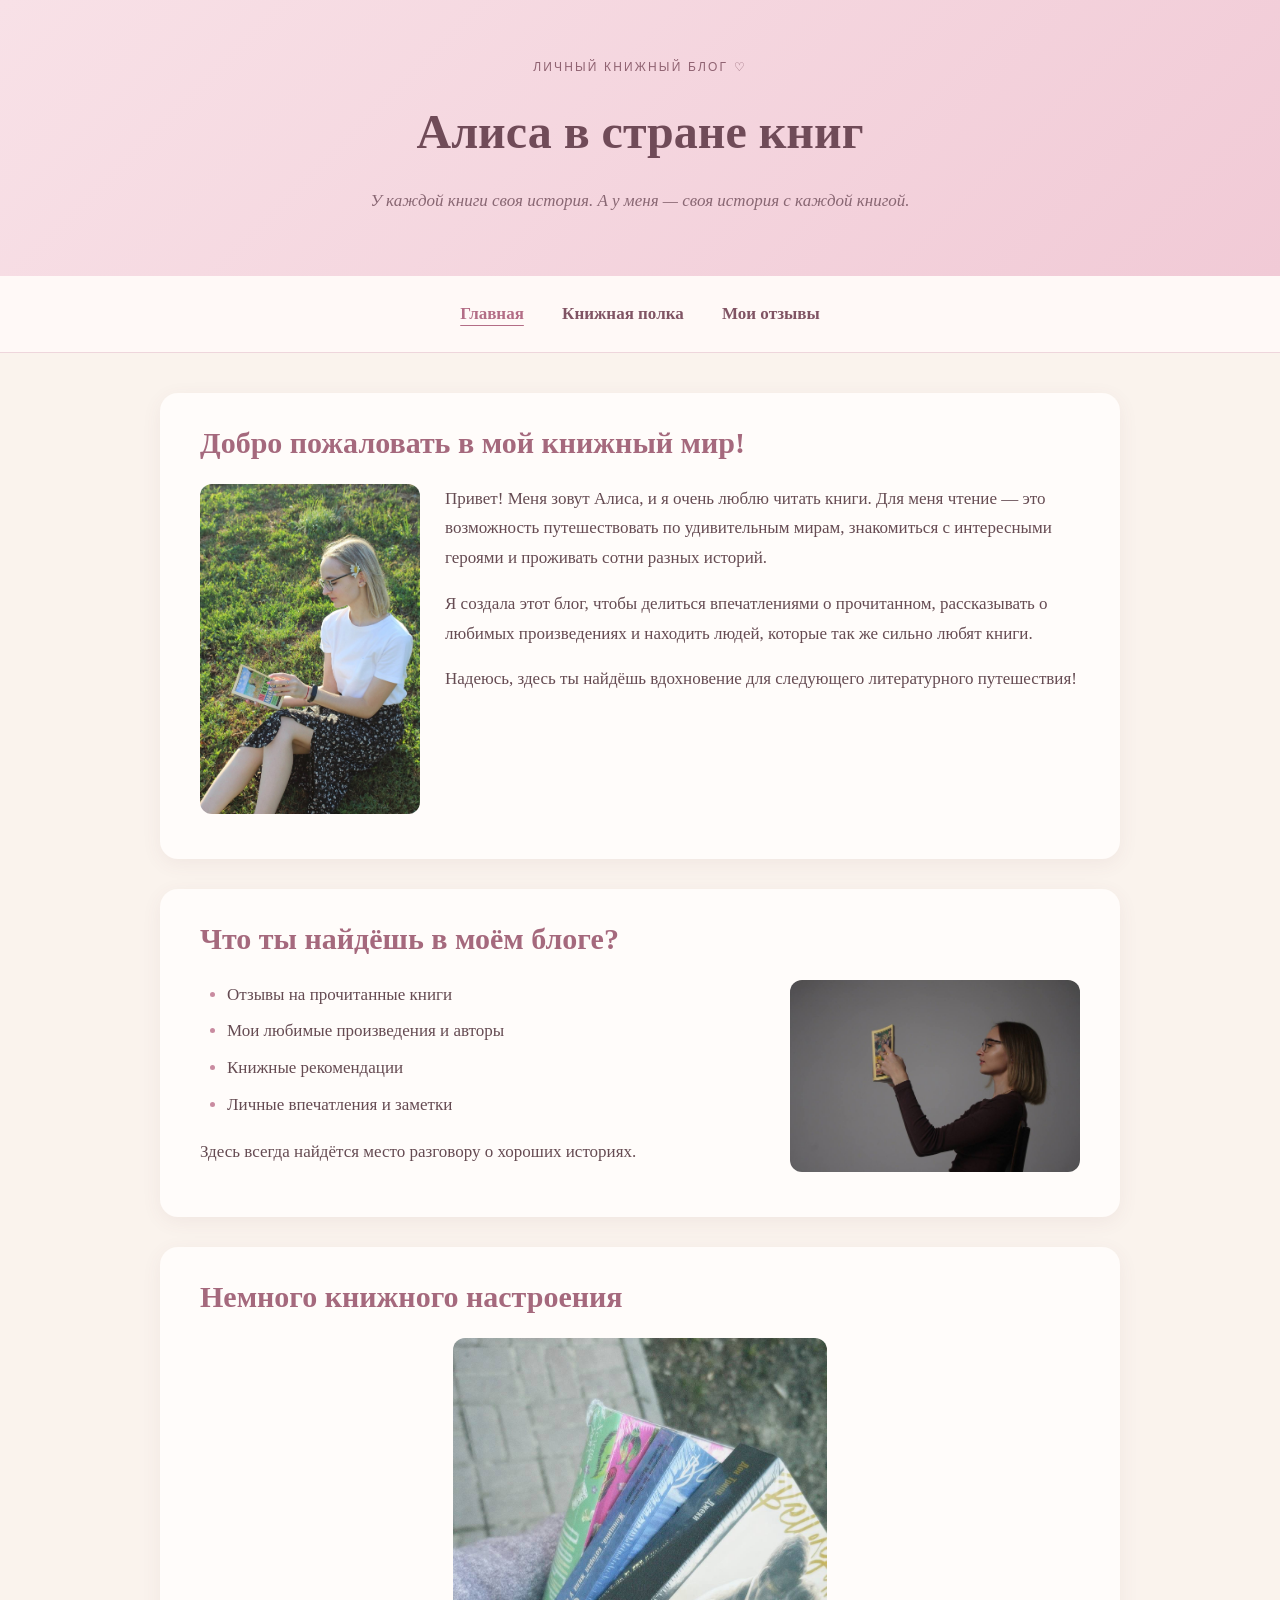
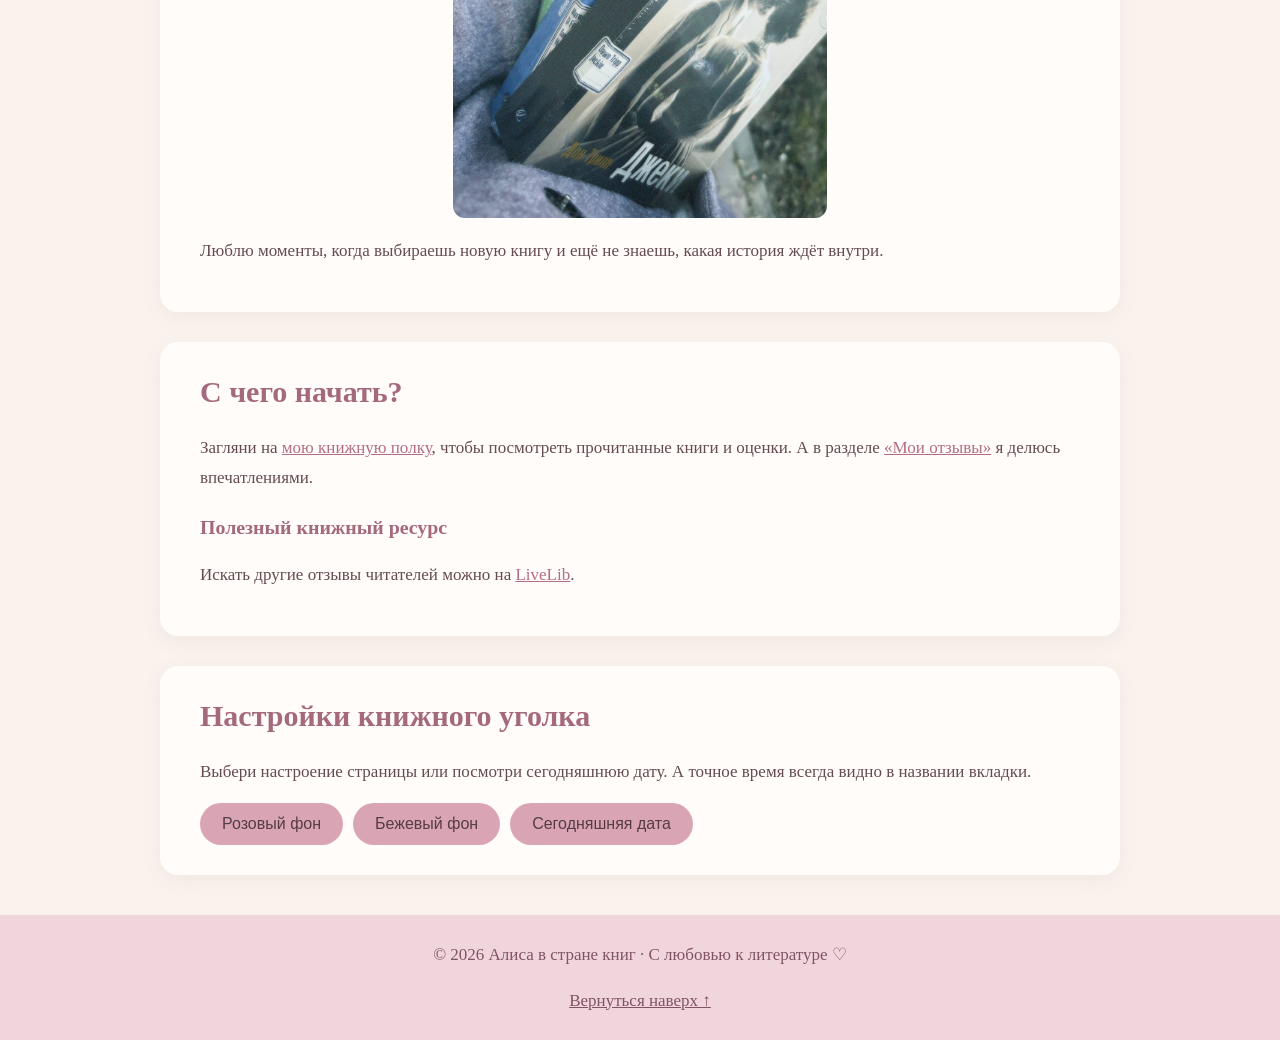
<file: index.html>
<!DOCTYPE html>
<html lang="ru">
<head>
  <meta charset="UTF-8">
  <meta name="viewport" content="width=device-width, initial-scale=1.0">
  <meta name="description" content="Алиса в стране книг — уютный личный блог о чтении, любимых книгах и литературных впечатлениях.">
  <meta name="author" content="Алиса">
  <title>Алиса в стране книг — Главная</title>
  <link rel="stylesheet" href="style.css?v=6">
  <script src="script.js" defer></script>
</head>
<body id="top">
  <header class="site-header">
    <p class="eyebrow">Личный книжный блог ♡</p>
    <h1>Алиса в стране книг</h1>
    <p class="subtitle">У каждой книги своя история. А у меня — своя история с каждой книгой.</p>
  </header>
  <nav aria-label="Основная навигация">
    <a class="active" href="index.html" aria-current="page">Главная</a>
    <a href="books.html">Книжная полка</a>
    <a href="reviews.html">Мои отзывы</a>
  </nav>
  <main>
    <section>
      <h2>Добро пожаловать в мой книжный мир!</h2>
      <img class="image-left" src="alice-reading.jpg" alt="Алиса читает книгу на природе">
      <p>Привет! Меня зовут Алиса, и я очень люблю читать книги. Для меня чтение — это возможность путешествовать по удивительным мирам, знакомиться с интересными героями и проживать сотни разных историй.</p>
      <p>Я создала этот блог, чтобы делиться впечатлениями о прочитанном, рассказывать о любимых произведениях и находить людей, которые так же сильно любят книги.</p>
      <p>Надеюсь, здесь ты найдёшь вдохновение для следующего литературного путешествия!</p>
    </section>
    <section>
      <h2>Что ты найдёшь в моём блоге?</h2>
      <img class="image-right landscape-photo" src="alice-portrait.jpg" alt="Алиса рассматривает книгу">
      <ul>
        <li>Отзывы на прочитанные книги</li>
        <li>Мои любимые произведения и авторы</li>
        <li>Книжные рекомендации</li>
        <li>Личные впечатления и заметки</li>
      </ul>
      <p>Здесь всегда найдётся место разговору о хороших историях.</p>
    </section>
    <section>
      <h2>Немного книжного настроения</h2>
      <img class="wide-photo" src="book-stack.jpg" alt="Несколько книг, которые я выбрала для чтения">
      <p>Люблю моменты, когда выбираешь новую книгу и ещё не знаешь, какая история ждёт внутри.</p>
    </section>
    <section>
      <h2>С чего начать?</h2>
      <p>Загляни на <a href="books.html">мою книжную полку</a>, чтобы посмотреть прочитанные книги и оценки. А в разделе <a href="reviews.html">«Мои отзывы»</a> я делюсь впечатлениями.</p>
      <h3>Полезный книжный ресурс</h3>
      <p>Искать другие отзывы читателей можно на <a href="https://www.livelib.ru/" target="_blank" rel="noopener noreferrer">LiveLib</a>.</p>
    </section>
    <section class="interactive">
      <h2>Настройки книжного уголка</h2>
      <p>Выбери настроение страницы или посмотри сегодняшнюю дату. А точное время всегда видно в названии вкладки.</p>
      <div class="button-row">
        <button type="button" id="pink-bg">Розовый фон</button>
        <button type="button" id="beige-bg">Бежевый фон</button>
        <button type="button" id="show-date">Сегодняшняя дата</button>
      </div>
    </section>
  </main>
  <footer><p>© 2026 Алиса в стране книг · С любовью к литературе ♡</p><a href="#top">Вернуться наверх ↑</a></footer>
</body>
</html>
</file>
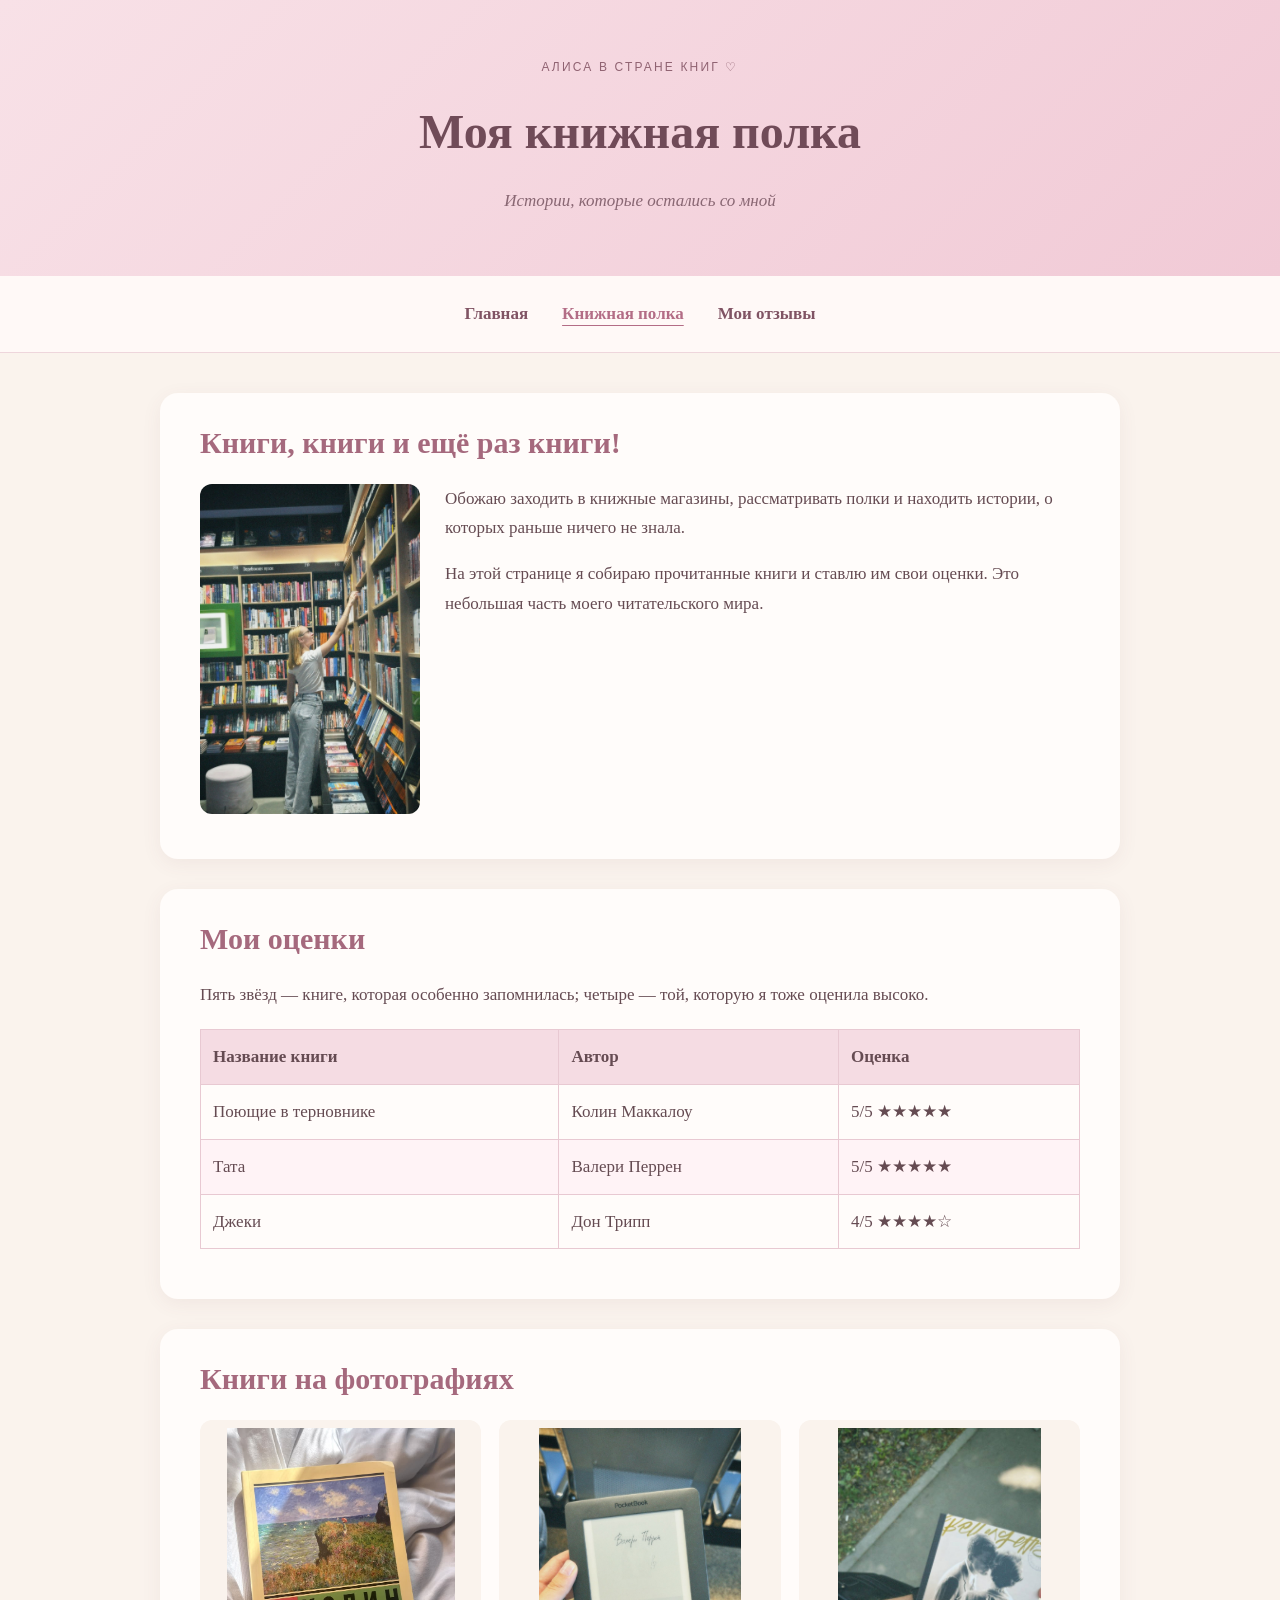
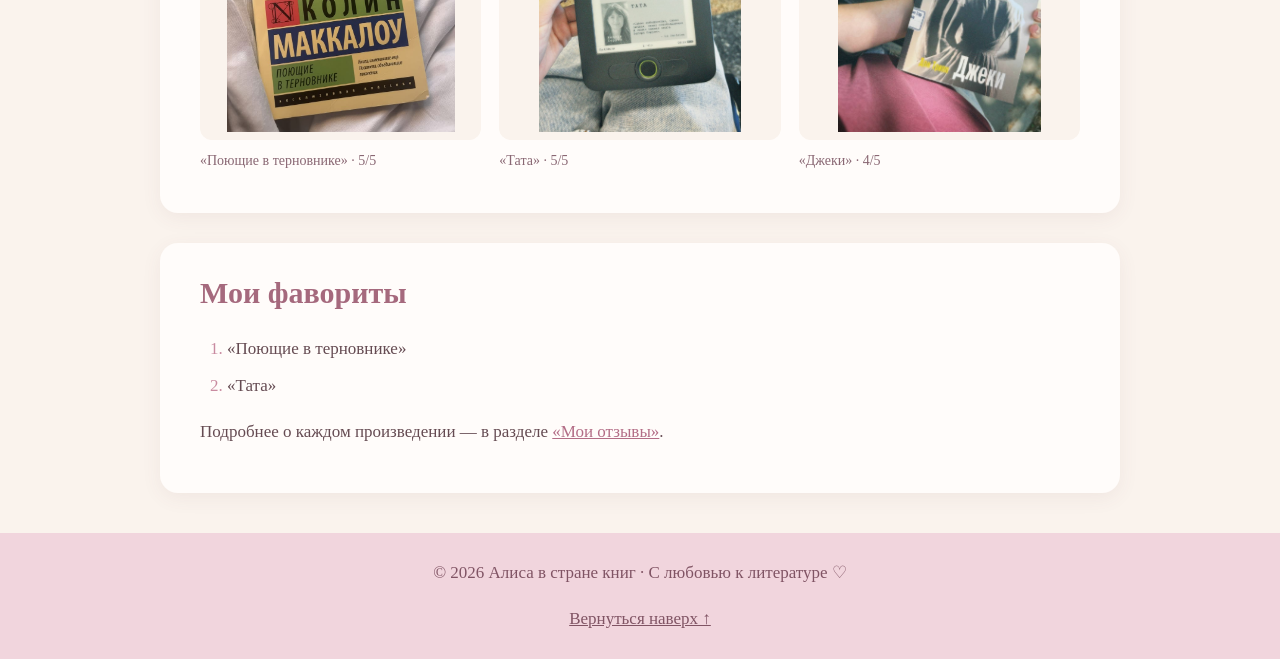
<file: books.html>
<!DOCTYPE html>
<html lang="ru">
<head>
  <meta charset="UTF-8">
  <meta name="viewport" content="width=device-width, initial-scale=1.0">
  <meta name="description" content="Книжная полка Алисы: Поющие в терновнике, Тата и Джеки — личные оценки и фотографии.">
  <meta name="author" content="Алиса">
  <title>Алиса в стране книг — Книжная полка</title>
  <link rel="stylesheet" href="style.css?v=6">
  <script src="script.js" defer></script>
</head>
<body id="top">
  <header class="site-header"><p class="eyebrow">Алиса в стране книг ♡</p><h1>Моя книжная полка</h1><p class="subtitle">Истории, которые остались со мной</p></header>
  <nav aria-label="Основная навигация"><a href="index.html">Главная</a><a class="active" href="books.html" aria-current="page">Книжная полка</a><a href="reviews.html">Мои отзывы</a></nav>
  <main>
    <section>
      <h2>Книги, книги и ещё раз книги!</h2>
      <img class="image-left" src="alice-bookstore.jpg" alt="Алиса выбирает книгу среди книжных полок">
      <p>Обожаю заходить в книжные магазины, рассматривать полки и находить истории, о которых раньше ничего не знала.</p>
      <p>На этой странице я собираю прочитанные книги и ставлю им свои оценки. Это небольшая часть моего читательского мира.</p>
    </section>
    <section>
      <h2>Мои оценки</h2>
      <p>Пять звёзд — книге, которая особенно запомнилась; четыре — той, которую я тоже оценила высоко.</p>
      <table>
        <thead><tr><th>Название книги</th><th>Автор</th><th>Оценка</th></tr></thead>
        <tbody>
          <tr><td>Поющие в терновнике</td><td>Колин Маккалоу</td><td>5/5 ★★★★★</td></tr>
          <tr><td>Тата</td><td>Валери Перрен</td><td>5/5 ★★★★★</td></tr>
          <tr><td>Джеки</td><td>Дон Трипп</td><td>4/5 ★★★★☆</td></tr>
        </tbody>
      </table>
    </section>
    <section>
      <h2>Книги на фотографиях</h2>
      <div class="photo-grid">
        <figure><img src="thornbirds-book.jpg" alt="Поющие в терновнике — книга Колин Маккалоу" loading="lazy"><figcaption>«Поющие в терновнике» · 5/5</figcaption></figure>
        <figure><img src="tata-ebook.jpg" alt="Электронная книга с романом Валери Перрен Тата" loading="lazy"><figcaption>«Тата» · 5/5</figcaption></figure>
        <figure><img src="jackie-book.jpg" alt="Бумажная книга Дон Трипп Джеки" loading="lazy"><figcaption>«Джеки» · 4/5</figcaption></figure>

      </div>
    </section>
    <section>
      <h2>Мои фавориты</h2>
      <ol><li>«Поющие в терновнике»</li><li>«Тата»</li></ol>
      <p>Подробнее о каждом произведении — в разделе <a href="reviews.html">«Мои отзывы»</a>.</p>
    </section>
  </main>
  <footer><p>© 2026 Алиса в стране книг · С любовью к литературе ♡</p><a href="#top">Вернуться наверх ↑</a></footer>
</body>
</html>
</file>
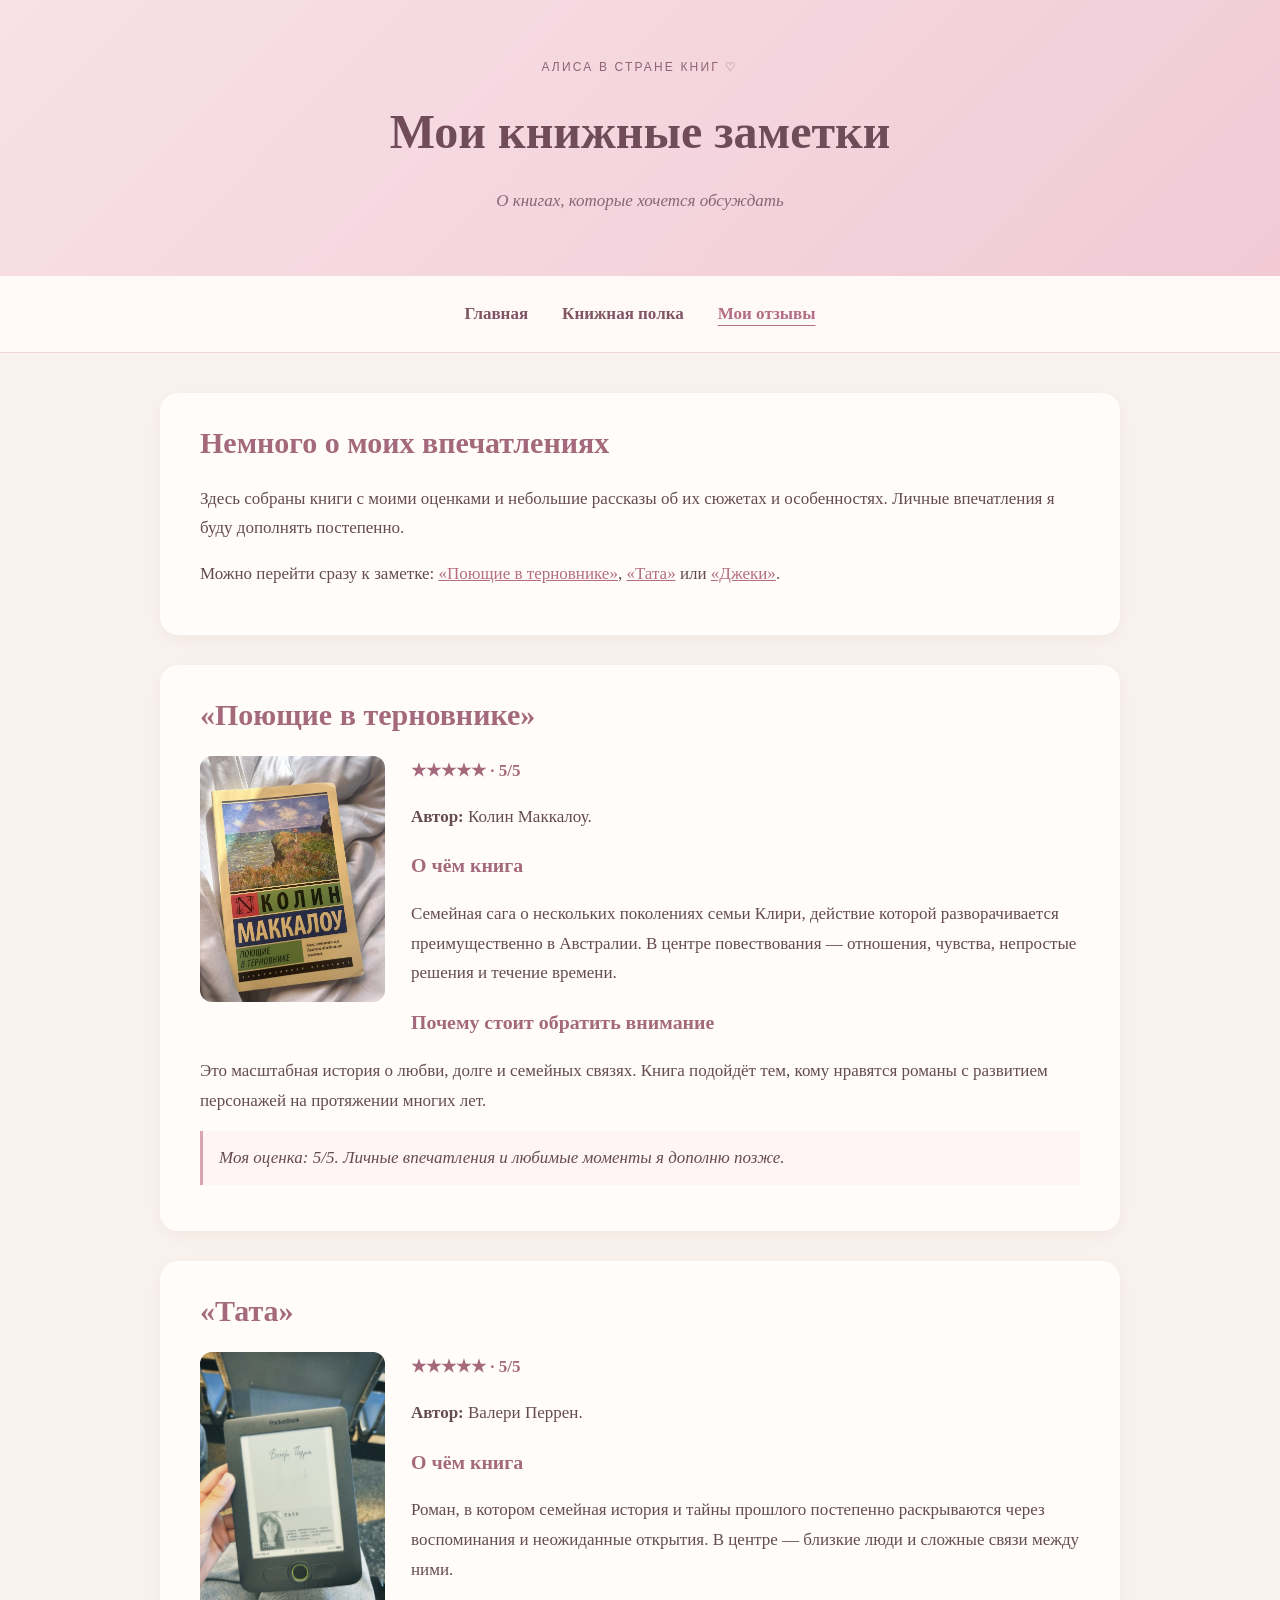
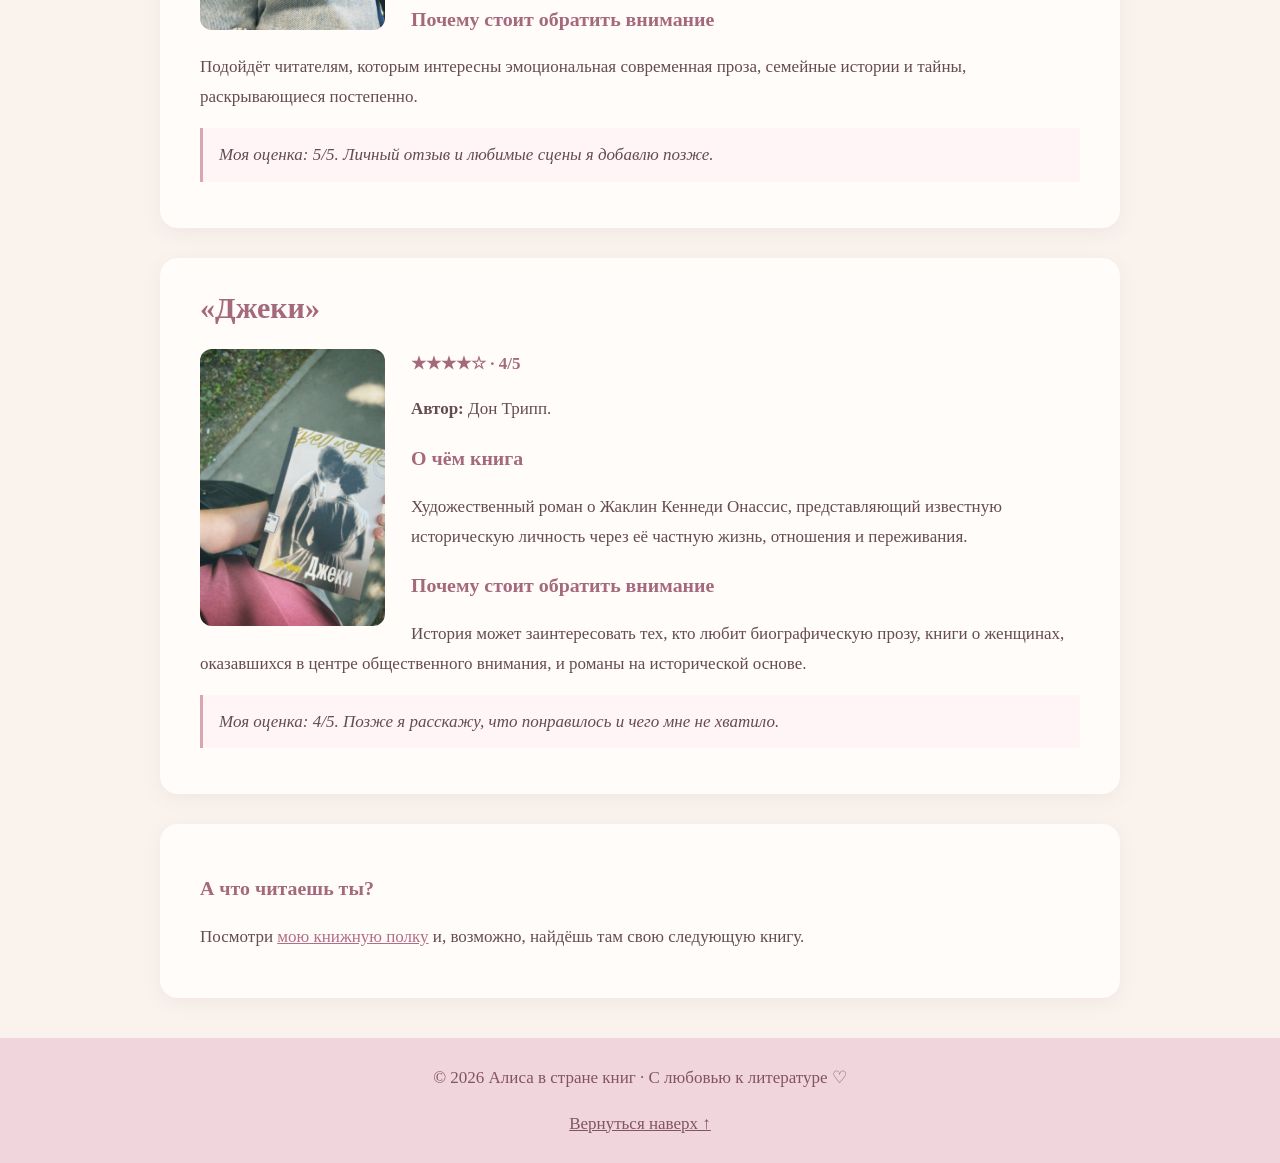
<file: reviews.html>
<!DOCTYPE html>
<html lang="ru">
<head>
  <meta charset="UTF-8">
  <meta name="viewport" content="width=device-width, initial-scale=1.0">
  <meta name="description" content="Личные книжные заметки Алисы: впечатления о романах Поющие в терновнике, Тата и Джеки.">
  <meta name="author" content="Алиса">
  <title>Алиса в стране книг — Мои отзывы</title>
  <link rel="stylesheet" href="style.css?v=6">
  <script src="script.js" defer></script>
</head>
<body id="top">
  <header class="site-header"><p class="eyebrow">Алиса в стране книг ♡</p><h1>Мои книжные заметки</h1><p class="subtitle">О книгах, которые хочется обсуждать</p></header>
  <nav aria-label="Основная навигация"><a href="index.html">Главная</a><a href="books.html">Книжная полка</a><a class="active" href="reviews.html" aria-current="page">Мои отзывы</a></nav>
  <main>
    <section>
      <h2>Немного о моих впечатлениях</h2>
      <p>Здесь собраны книги с моими оценками и небольшие рассказы об их сюжетах и особенностях. Личные впечатления я буду дополнять постепенно.</p>
      <p>Можно перейти сразу к заметке: <a href="#thornbirds">«Поющие в терновнике»</a>, <a href="#tata">«Тата»</a> или <a href="#jackie">«Джеки»</a>.</p>
    </section>
    <section id="thornbirds">
      <h2>«Поющие в терновнике»</h2>
      <img class="review-photo" src="thornbirds-book.jpg" alt="Обложка романа Поющие в терновнике Колин Маккалоу">
      <p class="rating">★★★★★ · 5/5</p>
      <p><strong>Автор:</strong> Колин Маккалоу.</p>
      <h3>О чём книга</h3>
      <p>Семейная сага о нескольких поколениях семьи Клири, действие которой разворачивается преимущественно в Австралии. В центре повествования — отношения, чувства, непростые решения и течение времени.</p>
      <h3>Почему стоит обратить внимание</h3>
      <p>Это масштабная история о любви, долге и семейных связях. Книга подойдёт тем, кому нравятся романы с развитием персонажей на протяжении многих лет.</p>
      <p class="review-note">Моя оценка: 5/5. Личные впечатления и любимые моменты я дополню позже.</p>
    </section>
    <section id="tata">
      <h2>«Тата»</h2>
      <img class="review-photo" src="tata-ebook.jpg" alt="Электронная книга с романом Тата Валери Перрен">
      <p class="rating">★★★★★ · 5/5</p>
      <p><strong>Автор:</strong> Валери Перрен.</p>
      <h3>О чём книга</h3>
      <p>Роман, в котором семейная история и тайны прошлого постепенно раскрываются через воспоминания и неожиданные открытия. В центре — близкие люди и сложные связи между ними.</p>
      <h3>Почему стоит обратить внимание</h3>
      <p>Подойдёт читателям, которым интересны эмоциональная современная проза, семейные истории и тайны, раскрывающиеся постепенно.</p>
      <p class="review-note">Моя оценка: 5/5. Личный отзыв и любимые сцены я добавлю позже.</p>
    </section>
    <section id="jackie">
      <h2>«Джеки»</h2>
      <img class="review-photo" src="jackie-book.jpg" alt="Фотография романа Джеки Дон Трипп">
      <p class="rating">★★★★☆ · 4/5</p>
      <p><strong>Автор:</strong> Дон Трипп.</p>
      <h3>О чём книга</h3>
      <p>Художественный роман о Жаклин Кеннеди Онассис, представляющий известную историческую личность через её частную жизнь, отношения и переживания.</p>
      <h3>Почему стоит обратить внимание</h3>
      <p>История может заинтересовать тех, кто любит биографическую прозу, книги о женщинах, оказавшихся в центре общественного внимания, и романы на исторической основе.</p>
      <p class="review-note">Моя оценка: 4/5. Позже я расскажу, что понравилось и чего мне не хватило.</p>
    </section>
    <section>
      <h3>А что читаешь ты?</h3>
      <p>Посмотри <a href="books.html">мою книжную полку</a> и, возможно, найдёшь там свою следующую книгу.</p>
    </section>
  </main>
  <footer><p>© 2026 Алиса в стране книг · С любовью к литературе ♡</p><a href="#top">Вернуться наверх ↑</a></footer>
</body>
</html>
</file>
<file: style.css>
* { box-sizing: border-box; }
html { scroll-behavior: smooth; }
body { margin: 0; background: #FAF3ED; color: #654B52; font-family: Georgia, 'Times New Roman', serif; font-size: 17px; line-height: 1.75; }
.site-header { background: linear-gradient(135deg,#F8E1E7,#F1CAD6); text-align: center; padding: 60px 20px; }
.eyebrow { text-transform: uppercase; letter-spacing: .18em; font: 12px Arial,sans-serif; color: #906372; }
h1 { color: #704B58; font-size: clamp(32px,5vw,48px); margin: 6px 0; }
.subtitle { max-width: 670px; margin: 12px auto 0; font-style: italic; color: #896773; }
nav { background: #FFF9F7; border-bottom: 1px solid #EED6DC; padding: 16px; text-align: center; }
nav a { display: inline-block; margin: 4px 14px; padding: 3px; color: #805464; text-decoration: none; font-weight: bold; }
nav a:hover, nav a.active { color: #B36D86; text-decoration: underline; text-underline-offset: 6px; }
main { max-width: 1000px; margin: 40px auto; padding: 0 20px; }
section { display: flow-root; background: #FFFCFA; border-radius: 18px; padding: 30px 40px; margin-bottom: 30px; box-shadow: 0 5px 20px rgba(112,75,88,.07); }
h2,h3 { color: #A5697D; line-height: 1.3; }
h2 { font-size: clamp(24px,3vw,30px); margin: 0 0 22px; }
h3 { margin-top: 22px; }
p { margin: 0 0 16px; }
a { color: #B36D86; } a:hover { color: #805464; }
ul,ol { padding-left: 27px; } li { margin: 7px 0; } li::marker { color:#C98BA0; }
img { display: block; max-width: 100%; border-radius: 12px; }
.image-left,.image-right { width: 220px; height: auto; max-height: 340px; object-fit: contain; }
.image-right.landscape-photo { width: 290px; max-height: none; }
.image-left { float: left; margin: 0 25px 15px 0; }
.image-right { float: right; margin: 0 0 15px 25px; }
.wide-photo { width: auto; max-width: 100%; height: auto; max-height: 480px; object-fit: contain; margin: 0 auto 18px; }
.photo-grid { display:grid; grid-template-columns: repeat(3,minmax(0,1fr)); gap:18px; }
figure { margin: 0; } figure img { width:100%; height: 320px; object-fit: contain; background: #FAF3ED; padding: 8px; } figcaption { font-size: 14px; color: #896773; padding: 9px 0; }
table { width:100%; border-collapse:collapse; margin:20px 0; } th,td { border:1px solid #E8C9D2; padding:12px; text-align:left; } th {background:#F5DCE3;} tr:nth-child(even) {background:#FFF3F6;}
.rating { color: #A5697D; font-weight: bold; }
.button-row { display:flex; flex-wrap:wrap; gap:10px; }
button { background:#D9A5B5; color:#553C45; border:0; border-radius:25px; padding:12px 22px; cursor:pointer; font-size:16px; }
button:hover { background:#C98BA0; }
footer { background:#F1D5DD; text-align:center; padding:25px 15px; color:#805464; }
footer a { color:#805464; }
@media(max-width:600px){section {padding:25px 20px;} nav a{margin:4px 7px;} .image-left,.image-right {float:none; width:100%; max-width:300px; height: auto; max-height: 420px; margin: 0 auto 20px;} .photo-grid{grid-template-columns:1fr 1fr;} figure img{height:240px;} th,td{padding:8px; font-size:14px;} }

/* Развёрнутые отзывы */
.review-photo { float: left; width: 185px; max-width: 45%; height: auto; max-height: 320px; object-fit: contain; margin: 0 26px 16px 0; background: #FAF3ED; }
.review-note { padding: 12px 16px; border-left: 3px solid #D9A5B5; background: #FFF5F7; font-style: italic; }
@media(max-width:600px){ .image-right.landscape-photo { width: 100%; max-width: 360px; } .review-photo { float: none; max-width: 100%; width: auto; max-height: 340px; margin: 0 auto 18px; } }
</file>
